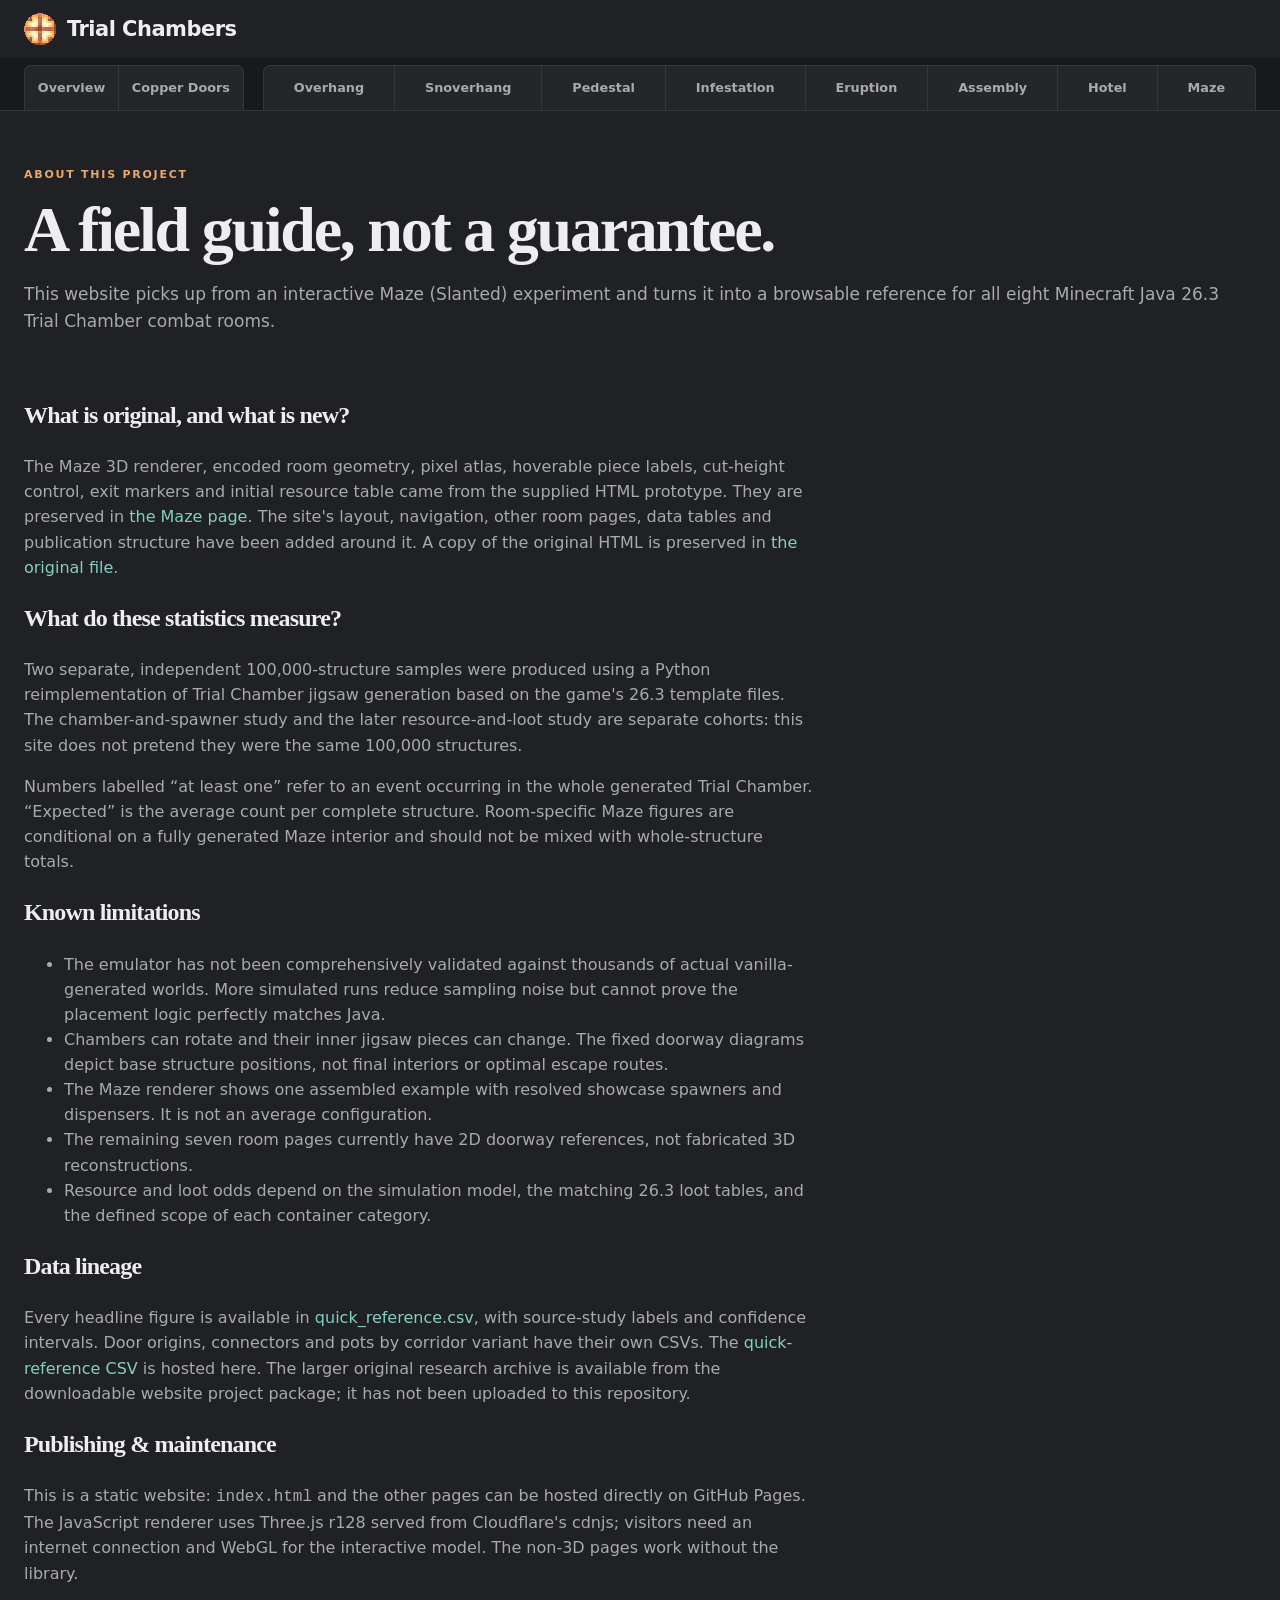
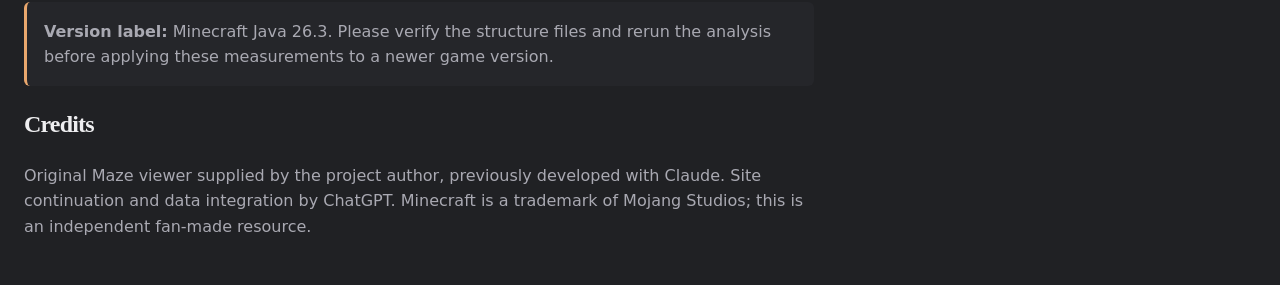
<file: about.html>
<!doctype html><html lang="en" data-theme="dark" data-theme-lock="dark"><head><meta charset="utf-8"><meta name="viewport" content="width=device-width,initial-scale=1,viewport-fit=cover"><meta name="description" content="Minecraft Java 26.3 Trial Chambers field atlas: chamber renders, entrances, structure generation statistics, and loot probabilities."><meta name="theme-color" content="#10191b"><title>About &amp; methodology · Trial Chambers</title><link rel="icon" href="assets/copper-bulb-lit.png?v=1" type="image/png"><link rel="stylesheet" href="assets/css/site.css?v=tabs-1"></head><body><a class="skip" href="#main">Skip to content</a><div class="site-brand-row wrap"><a class="site-brand" href="index.html"><img src="assets/copper-bulb-lit.png" width="32" height="32" alt=""><span>Trial Chambers</span></a></div><nav class="site-tabbar" aria-label="Main navigation"><div class="wrap site-tabbar-inner"><div class="site-tab-group"><a class="site-tab" href="index.html">Overview</a><a class="site-tab" href="generation.html">Copper Doors</a></div><div class="site-tab-group site-chamber-tabs"><a class="site-tab" href="rooms/chamber_1.html">Overhang</a><a class="site-tab" href="rooms/chamber_2.html">Snoverhang</a><a class="site-tab" href="rooms/pedestal.html">Pedestal</a><a class="site-tab" href="rooms/chamber_4.html">Infestation</a><a class="site-tab" href="rooms/eruption.html">Eruption</a><a class="site-tab" href="rooms/assembly.html">Assembly</a><a class="site-tab" href="rooms/chamber_8.html">Hotel</a><a class="site-tab" href="rooms/maze.html">Maze</a></div></div></nav><main id="main"><section class="wrap page-intro"><div class="eyebrow">About this project</div><h1>A field guide, not a guarantee.</h1><p>This website picks up from an interactive Maze (Slanted) experiment and turns it into a browsable reference for all eight Minecraft Java 26.3 Trial Chamber combat rooms.</p></section><section class="wrap"><div class="editorial"><h2>What is original, and what is new?</h2><p>The Maze 3D renderer, encoded room geometry, pixel atlas, hoverable piece labels, cut-height control, exit markers and initial resource table came from the supplied HTML prototype. They are preserved in <a href="rooms/maze.html">the Maze page</a>. The site's layout, navigation, other room pages, data tables and publication structure have been added around it. A copy of the original HTML is preserved in <a href="original/Maze_Slanted_original.html">the original file</a>.</p><h2>What do these statistics measure?</h2><p>Two separate, independent 100,000-structure samples were produced using a Python reimplementation of Trial Chamber jigsaw generation based on the game's 26.3 template files. The chamber-and-spawner study and the later resource-and-loot study are separate cohorts: this site does not pretend they were the same 100,000 structures.</p><p>Numbers labelled “at least one” refer to an event occurring in the whole generated Trial Chamber. “Expected” is the average count per complete structure. Room-specific Maze figures are conditional on a fully generated Maze interior and should not be mixed with whole-structure totals.</p><h2>Known limitations</h2><ul><li>The emulator has not been comprehensively validated against thousands of actual vanilla-generated worlds. More simulated runs reduce sampling noise but cannot prove the placement logic perfectly matches Java.</li><li>Chambers can rotate and their inner jigsaw pieces can change. The fixed doorway diagrams depict base structure positions, not final interiors or optimal escape routes.</li><li>The Maze renderer shows one assembled example with resolved showcase spawners and dispensers. It is not an average configuration.</li><li>The remaining seven room pages currently have 2D doorway references, not fabricated 3D reconstructions.</li><li>Resource and loot odds depend on the simulation model, the matching 26.3 loot tables, and the defined scope of each container category.</li></ul><h2>Data lineage</h2><p>Every headline figure is available in <a href="assets/data/quick_reference.csv">quick_reference.csv</a>, with source-study labels and confidence intervals. Door origins, connectors and pots by corridor variant have their own CSVs. The <a href="assets/data/quick_reference.csv">quick-reference CSV</a> is hosted here. The larger original research archive is available from the downloadable website project package; it has not been uploaded to this repository.</p><h2>Publishing &amp; maintenance</h2><p>This is a static website: <code>index.html</code> and the other pages can be hosted directly on GitHub Pages. The JavaScript renderer uses Three.js r128 served from Cloudflare's cdnjs; visitors need an internet connection and WebGL for the interactive model. The non-3D pages work without the library.</p><div class="callout"><strong>Version label:</strong> Minecraft Java 26.3. Please verify the structure files and rerun the analysis before applying these measurements to a newer game version.</div><h2>Credits</h2><p>Original Maze viewer supplied by the project author, previously developed with Claude. Site continuation and data integration by ChatGPT. Minecraft is a trademark of Mojang Studios; this is an independent fan-made resource.</p></div></section></main><script src="assets/js/site.js" defer></script></body></html>
</file>
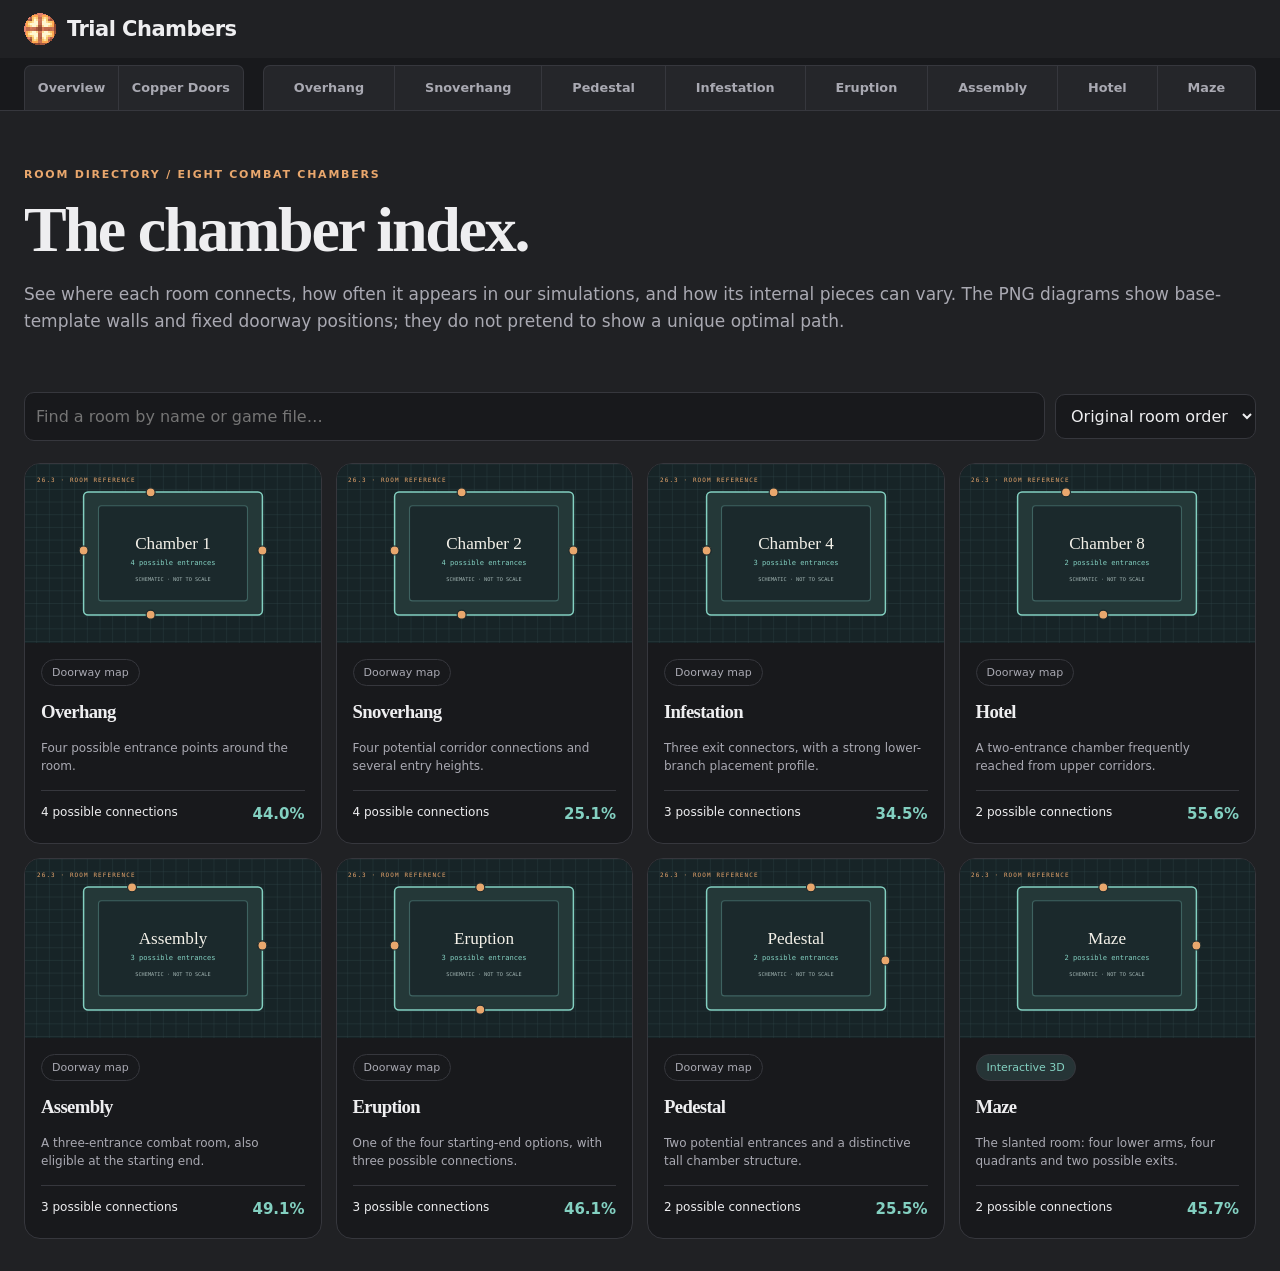
<file: chambers.html>
<!doctype html><html lang="en" data-theme="dark" data-theme-lock="dark"><head><meta charset="utf-8"><meta name="viewport" content="width=device-width,initial-scale=1,viewport-fit=cover"><meta name="description" content="Minecraft Java 26.3 Trial Chambers field atlas: chamber renders, entrances, structure generation statistics, and loot probabilities."><meta name="theme-color" content="#10191b"><title>Chambers · Trial Chambers</title><link rel="icon" href="assets/copper-bulb-lit.png?v=1" type="image/png"><link rel="stylesheet" href="assets/css/site.css?v=tabs-1"></head><body><a class="skip" href="#main">Skip to content</a><div class="site-brand-row wrap"><a class="site-brand" href="index.html"><img src="assets/copper-bulb-lit.png" width="32" height="32" alt=""><span>Trial Chambers</span></a></div><nav class="site-tabbar" aria-label="Main navigation"><div class="wrap site-tabbar-inner"><div class="site-tab-group"><a class="site-tab" href="index.html">Overview</a><a class="site-tab" href="generation.html">Copper Doors</a></div><div class="site-tab-group site-chamber-tabs"><a class="site-tab" href="rooms/chamber_1.html">Overhang</a><a class="site-tab" href="rooms/chamber_2.html">Snoverhang</a><a class="site-tab" href="rooms/pedestal.html">Pedestal</a><a class="site-tab" href="rooms/chamber_4.html">Infestation</a><a class="site-tab" href="rooms/eruption.html">Eruption</a><a class="site-tab" href="rooms/assembly.html">Assembly</a><a class="site-tab" href="rooms/chamber_8.html">Hotel</a><a class="site-tab" href="rooms/maze.html">Maze</a></div></div></nav><main id="main"><section class="wrap page-intro"><div class="eyebrow">Room directory / Eight combat chambers</div><h1>The chamber index.</h1><p>See where each room connects, how often it appears in our simulations, and how its internal pieces can vary. The PNG diagrams show base-template walls and fixed doorway positions; they do not pretend to show a unique optimal path.</p></section><section class="wrap"><div class="searchrow"><input type="search" id="room-search" placeholder="Find a room by name or game file…" aria-label="Search chambers"><select id="room-sort" aria-label="Sort chambers"><option value="default">Original room order</option><option value="chance-desc">Most common first</option><option value="chance-asc">Rarest first</option><option value="doors-desc">Most doors first</option></select></div><div class="roomgrid" id="room-grid"><a class="roomcard" href="rooms/chamber_1.html"><img src="assets/img/rooms/chamber_1.svg" alt="Overhang base structure and doorway reference" loading="lazy"><div class="rbody"><div class="tagrow"><span class="tag ">Doorway map</span></div><h3 style="margin-top:11px">Overhang</h3><p>Four possible entrance points around the room.</p><div class="rfooter"><span>4 possible connections</span><strong>44.0%</strong></div></div></a><a class="roomcard" href="rooms/chamber_2.html"><img src="assets/img/rooms/chamber_2.svg" alt="Snoverhang base structure and doorway reference" loading="lazy"><div class="rbody"><div class="tagrow"><span class="tag ">Doorway map</span></div><h3 style="margin-top:11px">Snoverhang</h3><p>Four potential corridor connections and several entry heights.</p><div class="rfooter"><span>4 possible connections</span><strong>25.1%</strong></div></div></a><a class="roomcard" href="rooms/chamber_4.html"><img src="assets/img/rooms/chamber_4.svg" alt="Infestation base structure and doorway reference" loading="lazy"><div class="rbody"><div class="tagrow"><span class="tag ">Doorway map</span></div><h3 style="margin-top:11px">Infestation</h3><p>Three exit connectors, with a strong lower-branch placement profile.</p><div class="rfooter"><span>3 possible connections</span><strong>34.5%</strong></div></div></a><a class="roomcard" href="rooms/chamber_8.html"><img src="assets/img/rooms/chamber_8.svg" alt="Hotel base structure and doorway reference" loading="lazy"><div class="rbody"><div class="tagrow"><span class="tag ">Doorway map</span></div><h3 style="margin-top:11px">Hotel</h3><p>A two-entrance chamber frequently reached from upper corridors.</p><div class="rfooter"><span>2 possible connections</span><strong>55.6%</strong></div></div></a><a class="roomcard" href="rooms/assembly.html"><img src="assets/img/rooms/assembly.svg" alt="Assembly base structure and doorway reference" loading="lazy"><div class="rbody"><div class="tagrow"><span class="tag ">Doorway map</span></div><h3 style="margin-top:11px">Assembly</h3><p>A three-entrance combat room, also eligible at the starting end.</p><div class="rfooter"><span>3 possible connections</span><strong>49.1%</strong></div></div></a><a class="roomcard" href="rooms/eruption.html"><img src="assets/img/rooms/eruption.svg" alt="Eruption base structure and doorway reference" loading="lazy"><div class="rbody"><div class="tagrow"><span class="tag ">Doorway map</span></div><h3 style="margin-top:11px">Eruption</h3><p>One of the four starting-end options, with three possible connections.</p><div class="rfooter"><span>3 possible connections</span><strong>46.1%</strong></div></div></a><a class="roomcard" href="rooms/pedestal.html"><img src="assets/img/rooms/pedestal.svg" alt="Pedestal base structure and doorway reference" loading="lazy"><div class="rbody"><div class="tagrow"><span class="tag ">Doorway map</span></div><h3 style="margin-top:11px">Pedestal</h3><p>Two potential entrances and a distinctive tall chamber structure.</p><div class="rfooter"><span>2 possible connections</span><strong>25.5%</strong></div></div></a><a class="roomcard" href="rooms/maze.html"><img src="assets/img/rooms/slanted.svg" alt="Maze base structure and doorway reference" loading="lazy"><div class="rbody"><div class="tagrow"><span class="tag teal">Interactive 3D</span></div><h3 style="margin-top:11px">Maze</h3><p>The slanted room: four lower arms, four quadrants and two possible exits.</p><div class="rfooter"><span>2 possible connections</span><strong>45.7%</strong></div></div></a></div><div class="empty hide" id="room-empty">No chambers match that search.</div></section></main><script src="assets/js/site.js" defer></script></body></html>
</file>
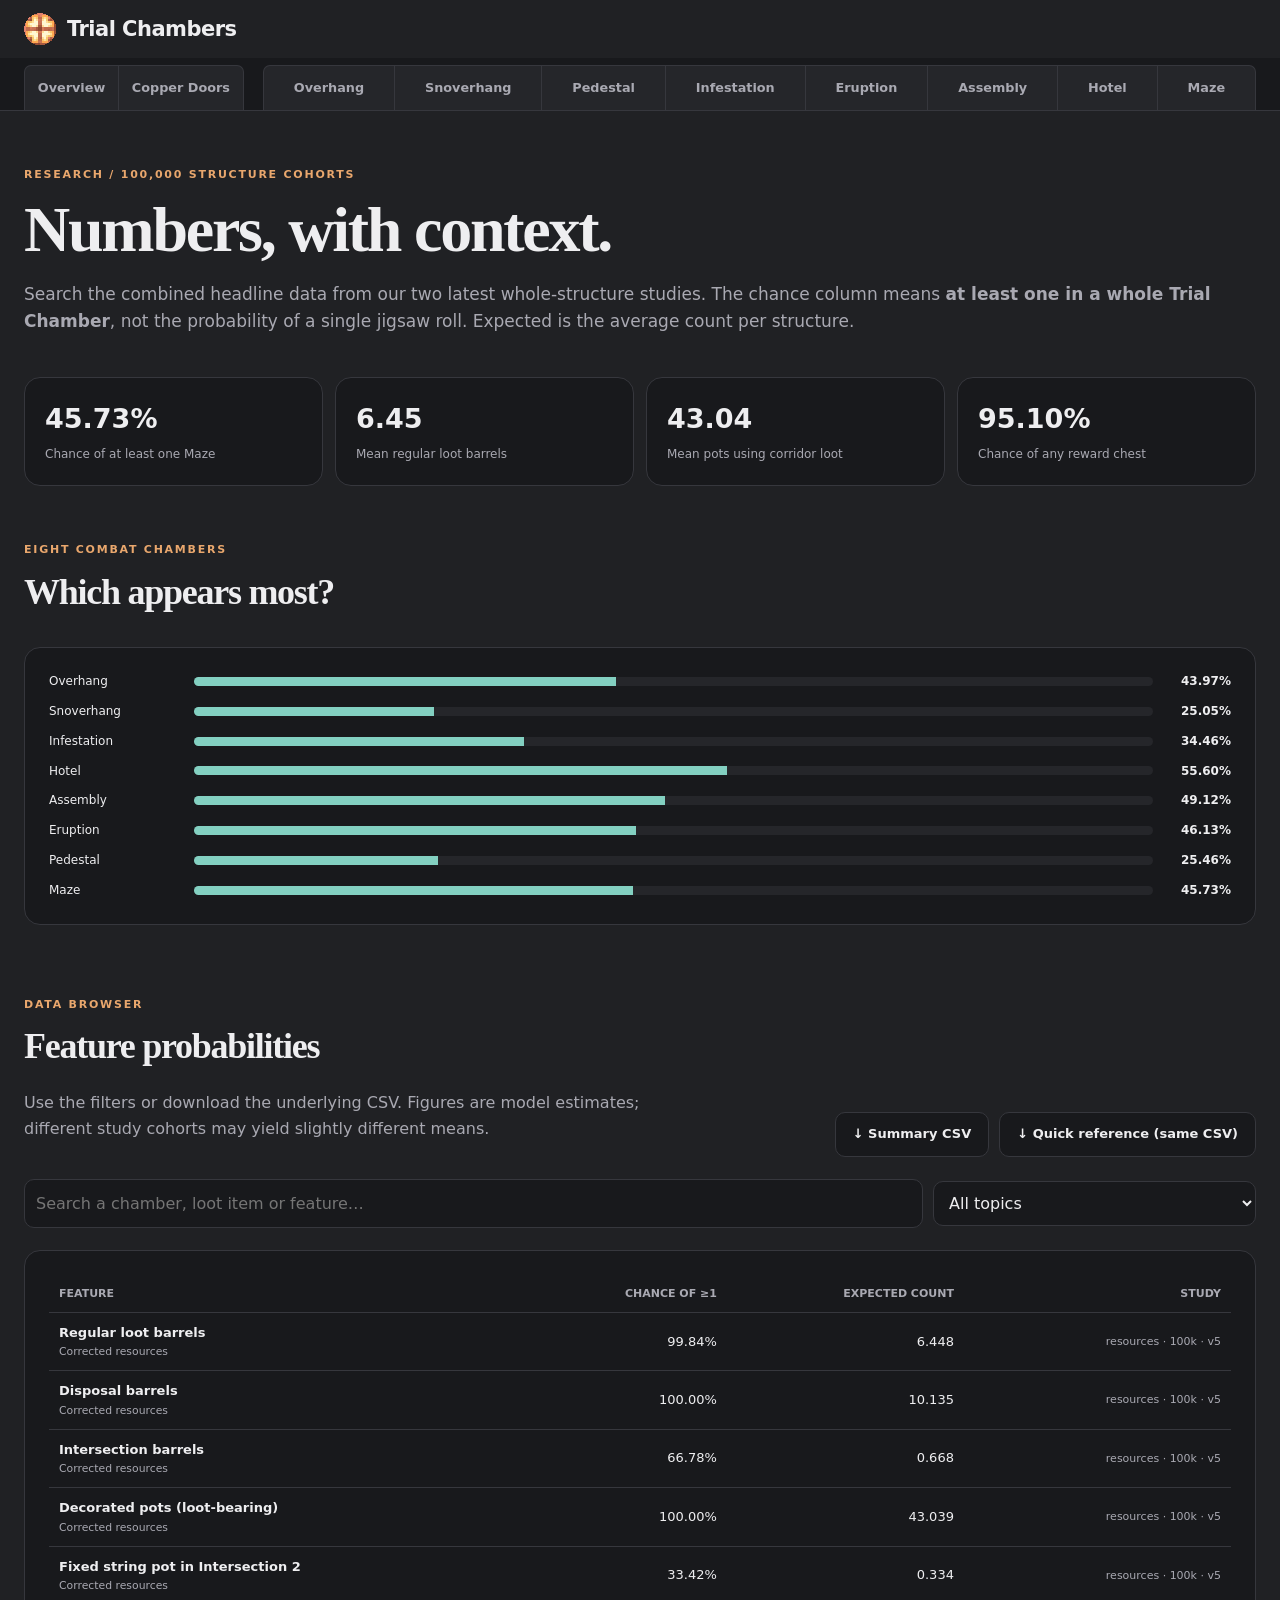
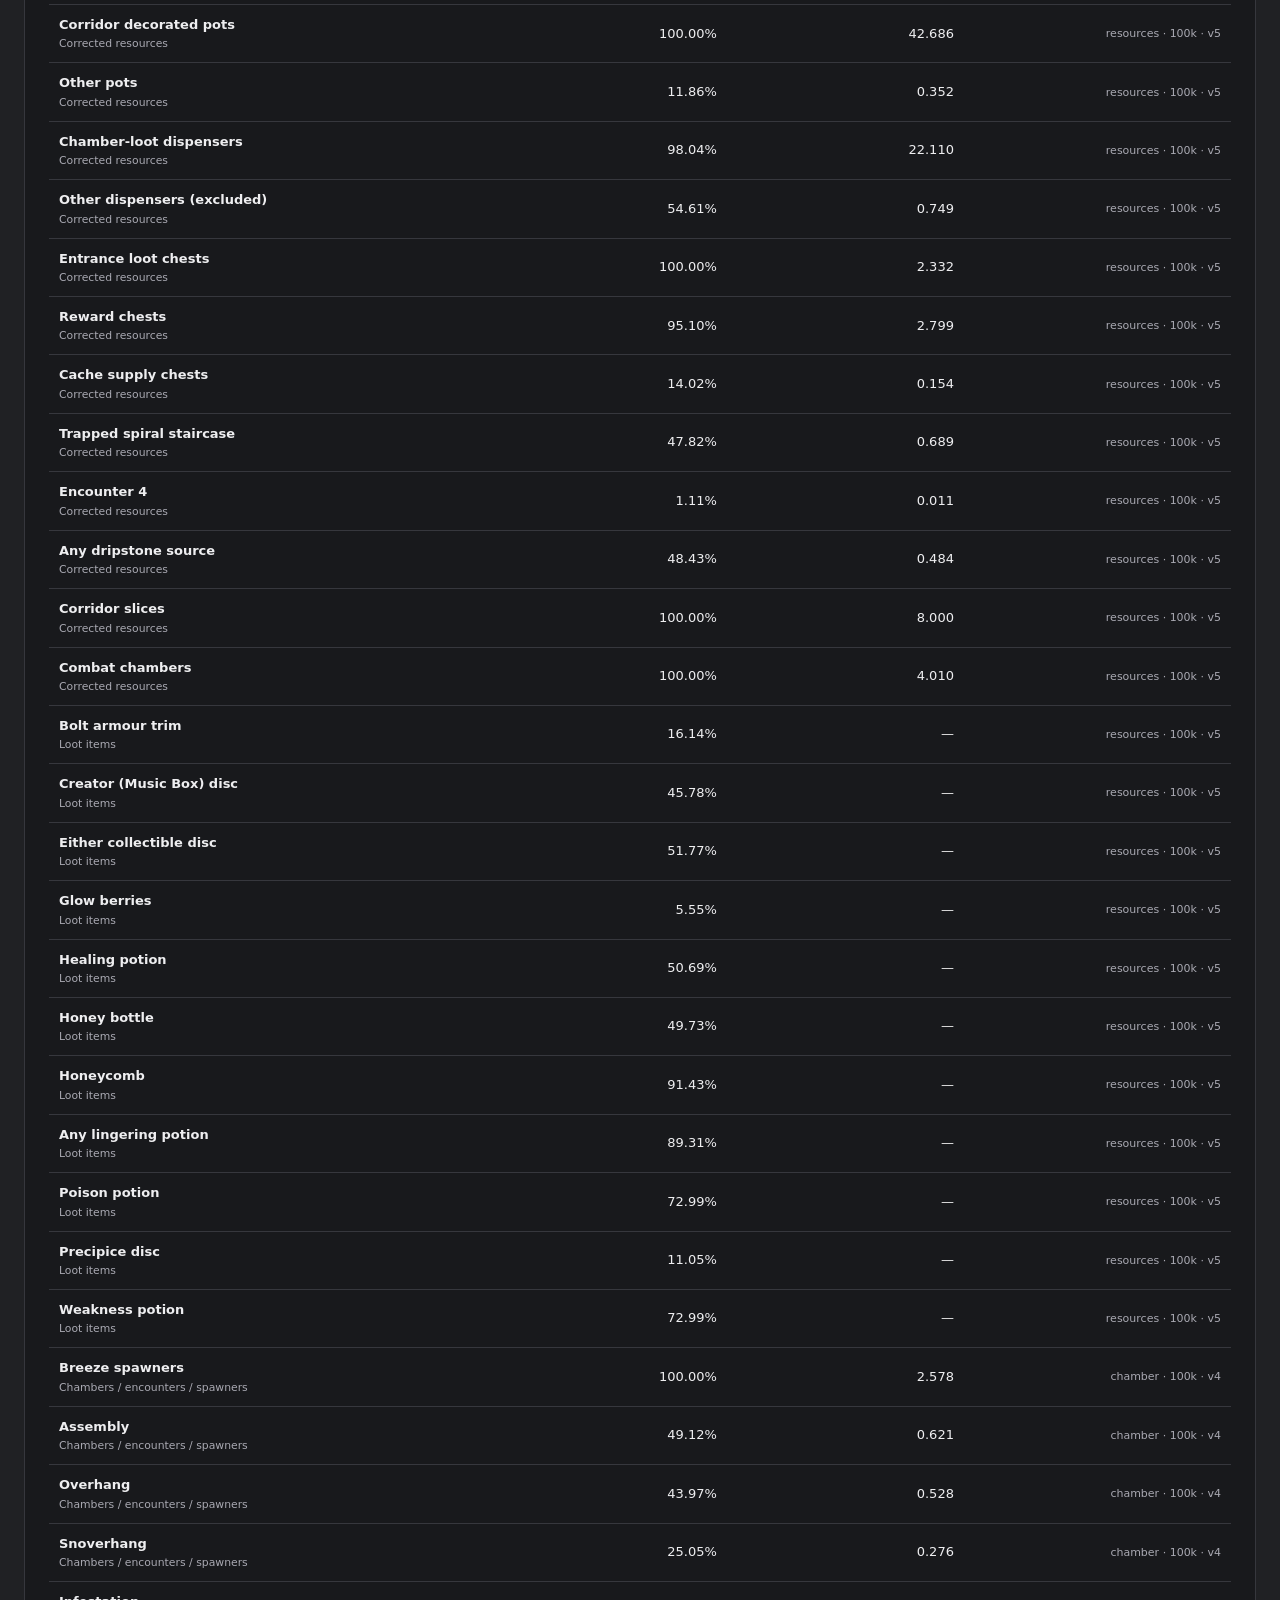
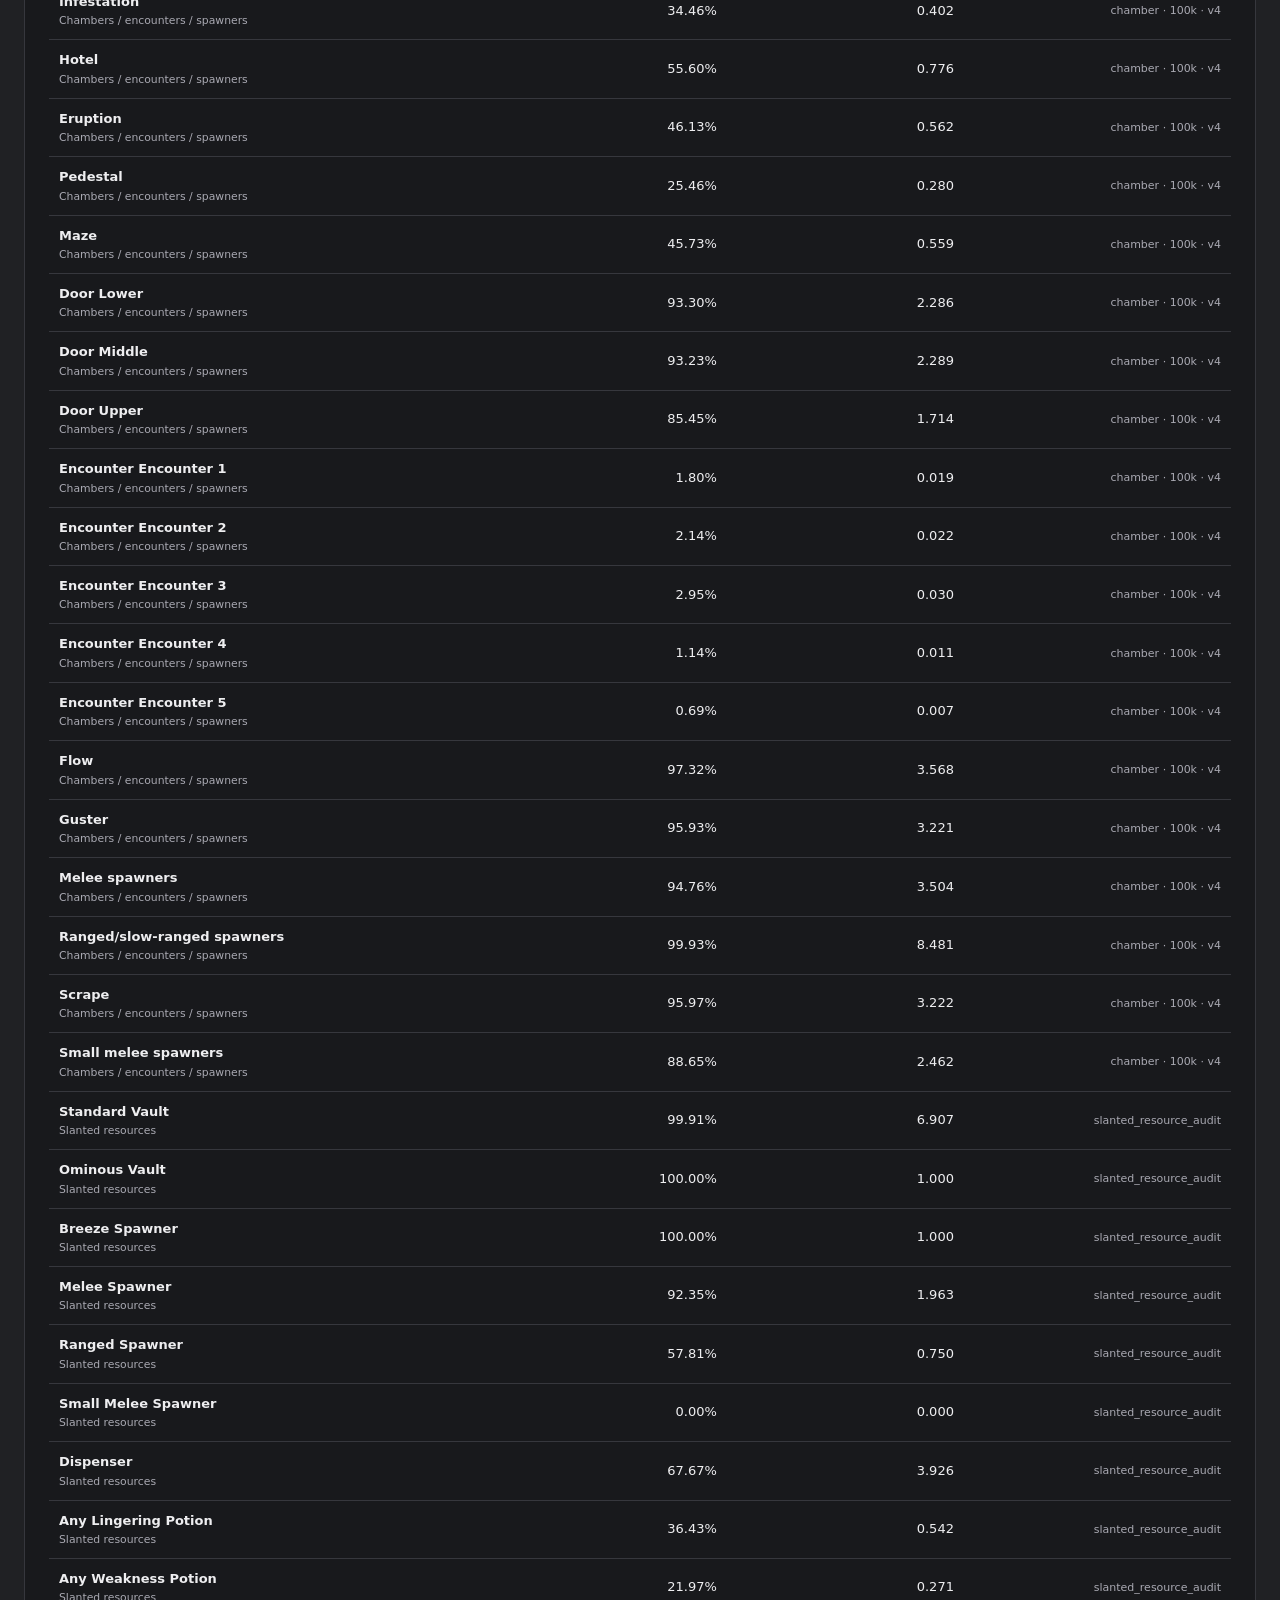
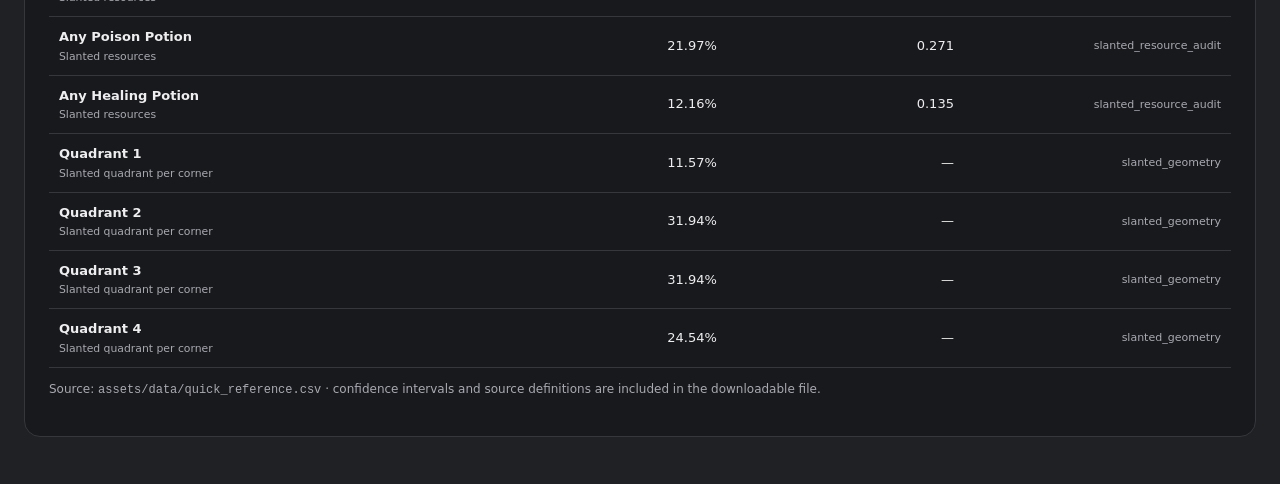
<file: statistics.html>
<!doctype html><html lang="en" data-theme="dark" data-theme-lock="dark"><head><meta charset="utf-8"><meta name="viewport" content="width=device-width,initial-scale=1,viewport-fit=cover"><meta name="description" content="Minecraft Java 26.3 Trial Chambers field atlas: chamber renders, entrances, structure generation statistics, and loot probabilities."><meta name="theme-color" content="#10191b"><title>Statistics · Trial Chambers</title><link rel="icon" href="assets/copper-bulb-lit.png?v=1" type="image/png"><link rel="stylesheet" href="assets/css/site.css?v=tabs-1"></head><body><a class="skip" href="#main">Skip to content</a><div class="site-brand-row wrap"><a class="site-brand" href="index.html"><img src="assets/copper-bulb-lit.png" width="32" height="32" alt=""><span>Trial Chambers</span></a></div><nav class="site-tabbar" aria-label="Main navigation"><div class="wrap site-tabbar-inner"><div class="site-tab-group"><a class="site-tab" href="index.html">Overview</a><a class="site-tab" href="generation.html">Copper Doors</a></div><div class="site-tab-group site-chamber-tabs"><a class="site-tab" href="rooms/chamber_1.html">Overhang</a><a class="site-tab" href="rooms/chamber_2.html">Snoverhang</a><a class="site-tab" href="rooms/pedestal.html">Pedestal</a><a class="site-tab" href="rooms/chamber_4.html">Infestation</a><a class="site-tab" href="rooms/eruption.html">Eruption</a><a class="site-tab" href="rooms/assembly.html">Assembly</a><a class="site-tab" href="rooms/chamber_8.html">Hotel</a><a class="site-tab" href="rooms/maze.html">Maze</a></div></div></nav><main id="main"><section class="wrap page-intro"><div class="eyebrow">Research / 100,000 structure cohorts</div><h1>Numbers, with context.</h1><p>Search the combined headline data from our two latest whole-structure studies. The chance column means <strong>at least one in a whole Trial Chamber</strong>, not the probability of a single jigsaw roll. Expected is the average count per structure.</p></section><section class="wrap metricstrip"><div class="metric"><span class="number">45.73%</span><span class="caption">Chance of at least one Maze</span></div><div class="metric"><span class="number">6.45</span><span class="caption">Mean regular loot barrels</span></div><div class="metric"><span class="number">43.04</span><span class="caption">Mean pots using corridor loot</span></div><div class="metric"><span class="number">95.10%</span><span class="caption">Chance of any reward chest</span></div></section><section class="wrap section"><div class="sectionhead"><div><div class="eyebrow">Eight combat chambers</div><h2>Which appears most?</h2></div></div><div class="panel"><div class="chartlist"><div class="chartitem"><span>Overhang</span><div class="barfill"><span style="width:43.9670%"></span></div><strong>43.97%</strong></div><div class="chartitem"><span>Snoverhang</span><div class="barfill"><span style="width:25.0530%"></span></div><strong>25.05%</strong></div><div class="chartitem"><span>Infestation</span><div class="barfill"><span style="width:34.4570%"></span></div><strong>34.46%</strong></div><div class="chartitem"><span>Hotel</span><div class="barfill"><span style="width:55.6020%"></span></div><strong>55.60%</strong></div><div class="chartitem"><span>Assembly</span><div class="barfill"><span style="width:49.1190%"></span></div><strong>49.12%</strong></div><div class="chartitem"><span>Eruption</span><div class="barfill"><span style="width:46.1310%"></span></div><strong>46.13%</strong></div><div class="chartitem"><span>Pedestal</span><div class="barfill"><span style="width:25.4570%"></span></div><strong>25.46%</strong></div><div class="chartitem"><span>Maze</span><div class="barfill"><span style="width:45.7350%"></span></div><strong>45.73%</strong></div></div></div></section><section class="wrap section"><div class="sectionhead"><div><div class="eyebrow">Data browser</div><h2>Feature probabilities</h2><p>Use the filters or download the underlying CSV. Figures are model estimates; different study cohorts may yield slightly different means.</p></div><div class="btnrow" style="margin:0"><a href="assets/data/quick_reference.csv" download class="btn">↓ Summary CSV</a><a href="assets/data/quick_reference.csv" class="btn ghost" download>↓ Quick reference (same CSV)</a></div></div><div class="searchrow"><input id="stat-search" type="search" placeholder="Search a chamber, loot item or feature…" aria-label="Search statistics"><select id="stat-topic" aria-label="Filter type"><option value="all">All topics</option><option value="Chambers / encounters / spawners">Chambers / encounters / spawners</option><option value="Corrected resources">Corrected resources</option><option value="Loot items">Loot items</option><option value="Slanted quadrant per corner">Slanted quadrant per corner</option><option value="Slanted resources">Slanted resources</option></select></div><div class="panel"><div class="table-wrap"><table><thead><tr><th>Feature</th><th class="num">Chance of ≥1</th><th class="num">Expected count</th><th class="num">Study</th></tr></thead><tbody id="stat-rows"><tr data-topic="Corrected resources" data-search="regular loot barrels corrected resources barrel_loot"><td><strong>Regular loot barrels</strong><small style="display:block;color:var(--muted)">Corrected resources</small></td><td class="num">99.84%</td><td class="num">6.448</td><td class="num" style="font-size:11px;color:var(--muted)">resources · 100k · v5</td></tr><tr data-topic="Corrected resources" data-search="disposal barrels corrected resources barrel_disposal"><td><strong>Disposal barrels</strong><small style="display:block;color:var(--muted)">Corrected resources</small></td><td class="num">100.00%</td><td class="num">10.135</td><td class="num" style="font-size:11px;color:var(--muted)">resources · 100k · v5</td></tr><tr data-topic="Corrected resources" data-search="intersection barrels corrected resources barrel_intersection"><td><strong>Intersection barrels</strong><small style="display:block;color:var(--muted)">Corrected resources</small></td><td class="num">66.78%</td><td class="num">0.668</td><td class="num" style="font-size:11px;color:var(--muted)">resources · 100k · v5</td></tr><tr data-topic="Corrected resources" data-search="decorated pots (loot-bearing) corrected resources pot_loot"><td><strong>Decorated pots (loot-bearing)</strong><small style="display:block;color:var(--muted)">Corrected resources</small></td><td class="num">100.00%</td><td class="num">43.039</td><td class="num" style="font-size:11px;color:var(--muted)">resources · 100k · v5</td></tr><tr data-topic="Corrected resources" data-search="fixed string pot in intersection 2 corrected resources pot_fixed"><td><strong>Fixed string pot in Intersection 2</strong><small style="display:block;color:var(--muted)">Corrected resources</small></td><td class="num">33.42%</td><td class="num">0.334</td><td class="num" style="font-size:11px;color:var(--muted)">resources · 100k · v5</td></tr><tr data-topic="Corrected resources" data-search="corridor decorated pots corrected resources pot_corridor"><td><strong>Corridor decorated pots</strong><small style="display:block;color:var(--muted)">Corrected resources</small></td><td class="num">100.00%</td><td class="num">42.686</td><td class="num" style="font-size:11px;color:var(--muted)">resources · 100k · v5</td></tr><tr data-topic="Corrected resources" data-search="other pots corrected resources pot_other"><td><strong>Other pots</strong><small style="display:block;color:var(--muted)">Corrected resources</small></td><td class="num">11.86%</td><td class="num">0.352</td><td class="num" style="font-size:11px;color:var(--muted)">resources · 100k · v5</td></tr><tr data-topic="Corrected resources" data-search="chamber-loot dispensers corrected resources disp_chamber"><td><strong>Chamber-loot dispensers</strong><small style="display:block;color:var(--muted)">Corrected resources</small></td><td class="num">98.04%</td><td class="num">22.110</td><td class="num" style="font-size:11px;color:var(--muted)">resources · 100k · v5</td></tr><tr data-topic="Corrected resources" data-search="other dispensers (excluded) corrected resources disp_excluded"><td><strong>Other dispensers (excluded)</strong><small style="display:block;color:var(--muted)">Corrected resources</small></td><td class="num">54.61%</td><td class="num">0.749</td><td class="num" style="font-size:11px;color:var(--muted)">resources · 100k · v5</td></tr><tr data-topic="Corrected resources" data-search="entrance loot chests corrected resources loot_entrance"><td><strong>Entrance loot chests</strong><small style="display:block;color:var(--muted)">Corrected resources</small></td><td class="num">100.00%</td><td class="num">2.332</td><td class="num" style="font-size:11px;color:var(--muted)">resources · 100k · v5</td></tr><tr data-topic="Corrected resources" data-search="reward chests corrected resources loot_reward"><td><strong>Reward chests</strong><small style="display:block;color:var(--muted)">Corrected resources</small></td><td class="num">95.10%</td><td class="num">2.799</td><td class="num" style="font-size:11px;color:var(--muted)">resources · 100k · v5</td></tr><tr data-topic="Corrected resources" data-search="cache supply chests corrected resources loot_supply"><td><strong>Cache supply chests</strong><small style="display:block;color:var(--muted)">Corrected resources</small></td><td class="num">14.02%</td><td class="num">0.154</td><td class="num" style="font-size:11px;color:var(--muted)">resources · 100k · v5</td></tr><tr data-topic="Corrected resources" data-search="trapped spiral staircase corrected resources trapped_staircase"><td><strong>Trapped spiral staircase</strong><small style="display:block;color:var(--muted)">Corrected resources</small></td><td class="num">47.82%</td><td class="num">0.689</td><td class="num" style="font-size:11px;color:var(--muted)">resources · 100k · v5</td></tr><tr data-topic="Corrected resources" data-search="encounter 4 corrected resources encounter_4"><td><strong>Encounter 4</strong><small style="display:block;color:var(--muted)">Corrected resources</small></td><td class="num">1.11%</td><td class="num">0.011</td><td class="num" style="font-size:11px;color:var(--muted)">resources · 100k · v5</td></tr><tr data-topic="Corrected resources" data-search="any dripstone source corrected resources dripstone"><td><strong>Any dripstone source</strong><small style="display:block;color:var(--muted)">Corrected resources</small></td><td class="num">48.43%</td><td class="num">0.484</td><td class="num" style="font-size:11px;color:var(--muted)">resources · 100k · v5</td></tr><tr data-topic="Corrected resources" data-search="corridor slices corrected resources straight_count"><td><strong>Corridor slices</strong><small style="display:block;color:var(--muted)">Corrected resources</small></td><td class="num">100.00%</td><td class="num">8.000</td><td class="num" style="font-size:11px;color:var(--muted)">resources · 100k · v5</td></tr><tr data-topic="Corrected resources" data-search="combat chambers corrected resources chamber_count"><td><strong>Combat chambers</strong><small style="display:block;color:var(--muted)">Corrected resources</small></td><td class="num">100.00%</td><td class="num">4.010</td><td class="num" style="font-size:11px;color:var(--muted)">resources · 100k · v5</td></tr><tr data-topic="Loot items" data-search="bolt armour trim loot items bolt_trim"><td><strong>Bolt armour trim</strong><small style="display:block;color:var(--muted)">Loot items</small></td><td class="num">16.14%</td><td class="num">—</td><td class="num" style="font-size:11px;color:var(--muted)">resources · 100k · v5</td></tr><tr data-topic="Loot items" data-search="creator (music box) disc loot items creator"><td><strong>Creator (Music Box) disc</strong><small style="display:block;color:var(--muted)">Loot items</small></td><td class="num">45.78%</td><td class="num">—</td><td class="num" style="font-size:11px;color:var(--muted)">resources · 100k · v5</td></tr><tr data-topic="Loot items" data-search="either collectible disc loot items either_disc"><td><strong>Either collectible disc</strong><small style="display:block;color:var(--muted)">Loot items</small></td><td class="num">51.77%</td><td class="num">—</td><td class="num" style="font-size:11px;color:var(--muted)">resources · 100k · v5</td></tr><tr data-topic="Loot items" data-search="glow berries loot items glow_berries"><td><strong>Glow berries</strong><small style="display:block;color:var(--muted)">Loot items</small></td><td class="num">5.55%</td><td class="num">—</td><td class="num" style="font-size:11px;color:var(--muted)">resources · 100k · v5</td></tr><tr data-topic="Loot items" data-search="healing potion loot items healing"><td><strong>Healing potion</strong><small style="display:block;color:var(--muted)">Loot items</small></td><td class="num">50.69%</td><td class="num">—</td><td class="num" style="font-size:11px;color:var(--muted)">resources · 100k · v5</td></tr><tr data-topic="Loot items" data-search="honey bottle loot items honey_bottle"><td><strong>Honey bottle</strong><small style="display:block;color:var(--muted)">Loot items</small></td><td class="num">49.73%</td><td class="num">—</td><td class="num" style="font-size:11px;color:var(--muted)">resources · 100k · v5</td></tr><tr data-topic="Loot items" data-search="honeycomb loot items honeycomb"><td><strong>Honeycomb</strong><small style="display:block;color:var(--muted)">Loot items</small></td><td class="num">91.43%</td><td class="num">—</td><td class="num" style="font-size:11px;color:var(--muted)">resources · 100k · v5</td></tr><tr data-topic="Loot items" data-search="any lingering potion loot items lingering"><td><strong>Any lingering potion</strong><small style="display:block;color:var(--muted)">Loot items</small></td><td class="num">89.31%</td><td class="num">—</td><td class="num" style="font-size:11px;color:var(--muted)">resources · 100k · v5</td></tr><tr data-topic="Loot items" data-search="poison potion loot items poison"><td><strong>Poison potion</strong><small style="display:block;color:var(--muted)">Loot items</small></td><td class="num">72.99%</td><td class="num">—</td><td class="num" style="font-size:11px;color:var(--muted)">resources · 100k · v5</td></tr><tr data-topic="Loot items" data-search="precipice disc loot items precipice"><td><strong>Precipice disc</strong><small style="display:block;color:var(--muted)">Loot items</small></td><td class="num">11.05%</td><td class="num">—</td><td class="num" style="font-size:11px;color:var(--muted)">resources · 100k · v5</td></tr><tr data-topic="Loot items" data-search="weakness potion loot items weakness"><td><strong>Weakness potion</strong><small style="display:block;color:var(--muted)">Loot items</small></td><td class="num">72.99%</td><td class="num">—</td><td class="num" style="font-size:11px;color:var(--muted)">resources · 100k · v5</td></tr><tr data-topic="Chambers / encounters / spawners" data-search="breeze spawners chambers / encounters / spawners breeze"><td><strong>Breeze spawners</strong><small style="display:block;color:var(--muted)">Chambers / encounters / spawners</small></td><td class="num">100.00%</td><td class="num">2.578</td><td class="num" style="font-size:11px;color:var(--muted)">chamber · 100k · v4</td></tr><tr data-topic="Chambers / encounters / spawners" data-search="assembly chambers / encounters / spawners chamber_assembly"><td><strong>Assembly</strong><small style="display:block;color:var(--muted)">Chambers / encounters / spawners</small></td><td class="num">49.12%</td><td class="num">0.621</td><td class="num" style="font-size:11px;color:var(--muted)">chamber · 100k · v4</td></tr><tr data-topic="Chambers / encounters / spawners" data-search="chamber 1 chambers / encounters / spawners chamber_chamber_1"><td><strong>Overhang</strong><small style="display:block;color:var(--muted)">Chambers / encounters / spawners</small></td><td class="num">43.97%</td><td class="num">0.528</td><td class="num" style="font-size:11px;color:var(--muted)">chamber · 100k · v4</td></tr><tr data-topic="Chambers / encounters / spawners" data-search="chamber 2 chambers / encounters / spawners chamber_chamber_2"><td><strong>Snoverhang</strong><small style="display:block;color:var(--muted)">Chambers / encounters / spawners</small></td><td class="num">25.05%</td><td class="num">0.276</td><td class="num" style="font-size:11px;color:var(--muted)">chamber · 100k · v4</td></tr><tr data-topic="Chambers / encounters / spawners" data-search="chamber 4 chambers / encounters / spawners chamber_chamber_4"><td><strong>Infestation</strong><small style="display:block;color:var(--muted)">Chambers / encounters / spawners</small></td><td class="num">34.46%</td><td class="num">0.402</td><td class="num" style="font-size:11px;color:var(--muted)">chamber · 100k · v4</td></tr><tr data-topic="Chambers / encounters / spawners" data-search="chamber 8 chambers / encounters / spawners chamber_chamber_8"><td><strong>Hotel</strong><small style="display:block;color:var(--muted)">Chambers / encounters / spawners</small></td><td class="num">55.60%</td><td class="num">0.776</td><td class="num" style="font-size:11px;color:var(--muted)">chamber · 100k · v4</td></tr><tr data-topic="Chambers / encounters / spawners" data-search="eruption chambers / encounters / spawners chamber_eruption"><td><strong>Eruption</strong><small style="display:block;color:var(--muted)">Chambers / encounters / spawners</small></td><td class="num">46.13%</td><td class="num">0.562</td><td class="num" style="font-size:11px;color:var(--muted)">chamber · 100k · v4</td></tr><tr data-topic="Chambers / encounters / spawners" data-search="pedestal chambers / encounters / spawners chamber_pedestal"><td><strong>Pedestal</strong><small style="display:block;color:var(--muted)">Chambers / encounters / spawners</small></td><td class="num">25.46%</td><td class="num">0.280</td><td class="num" style="font-size:11px;color:var(--muted)">chamber · 100k · v4</td></tr><tr data-topic="Chambers / encounters / spawners" data-search="maze chambers / encounters / spawners chamber_slanted"><td><strong>Maze</strong><small style="display:block;color:var(--muted)">Chambers / encounters / spawners</small></td><td class="num">45.73%</td><td class="num">0.559</td><td class="num" style="font-size:11px;color:var(--muted)">chamber · 100k · v4</td></tr><tr data-topic="Chambers / encounters / spawners" data-search="door lower chambers / encounters / spawners door_lower"><td><strong>Door Lower</strong><small style="display:block;color:var(--muted)">Chambers / encounters / spawners</small></td><td class="num">93.30%</td><td class="num">2.286</td><td class="num" style="font-size:11px;color:var(--muted)">chamber · 100k · v4</td></tr><tr data-topic="Chambers / encounters / spawners" data-search="door middle chambers / encounters / spawners door_middle"><td><strong>Door Middle</strong><small style="display:block;color:var(--muted)">Chambers / encounters / spawners</small></td><td class="num">93.23%</td><td class="num">2.289</td><td class="num" style="font-size:11px;color:var(--muted)">chamber · 100k · v4</td></tr><tr data-topic="Chambers / encounters / spawners" data-search="door upper chambers / encounters / spawners door_upper"><td><strong>Door Upper</strong><small style="display:block;color:var(--muted)">Chambers / encounters / spawners</small></td><td class="num">85.45%</td><td class="num">1.714</td><td class="num" style="font-size:11px;color:var(--muted)">chamber · 100k · v4</td></tr><tr data-topic="Chambers / encounters / spawners" data-search="encounter encounter 1 chambers / encounters / spawners encounter_encounter_1"><td><strong>Encounter Encounter 1</strong><small style="display:block;color:var(--muted)">Chambers / encounters / spawners</small></td><td class="num">1.80%</td><td class="num">0.019</td><td class="num" style="font-size:11px;color:var(--muted)">chamber · 100k · v4</td></tr><tr data-topic="Chambers / encounters / spawners" data-search="encounter encounter 2 chambers / encounters / spawners encounter_encounter_2"><td><strong>Encounter Encounter 2</strong><small style="display:block;color:var(--muted)">Chambers / encounters / spawners</small></td><td class="num">2.14%</td><td class="num">0.022</td><td class="num" style="font-size:11px;color:var(--muted)">chamber · 100k · v4</td></tr><tr data-topic="Chambers / encounters / spawners" data-search="encounter encounter 3 chambers / encounters / spawners encounter_encounter_3"><td><strong>Encounter Encounter 3</strong><small style="display:block;color:var(--muted)">Chambers / encounters / spawners</small></td><td class="num">2.95%</td><td class="num">0.030</td><td class="num" style="font-size:11px;color:var(--muted)">chamber · 100k · v4</td></tr><tr data-topic="Chambers / encounters / spawners" data-search="encounter encounter 4 chambers / encounters / spawners encounter_encounter_4"><td><strong>Encounter Encounter 4</strong><small style="display:block;color:var(--muted)">Chambers / encounters / spawners</small></td><td class="num">1.14%</td><td class="num">0.011</td><td class="num" style="font-size:11px;color:var(--muted)">chamber · 100k · v4</td></tr><tr data-topic="Chambers / encounters / spawners" data-search="encounter encounter 5 chambers / encounters / spawners encounter_encounter_5"><td><strong>Encounter Encounter 5</strong><small style="display:block;color:var(--muted)">Chambers / encounters / spawners</small></td><td class="num">0.69%</td><td class="num">0.007</td><td class="num" style="font-size:11px;color:var(--muted)">chamber · 100k · v4</td></tr><tr data-topic="Chambers / encounters / spawners" data-search="flow chambers / encounters / spawners flow"><td><strong>Flow</strong><small style="display:block;color:var(--muted)">Chambers / encounters / spawners</small></td><td class="num">97.32%</td><td class="num">3.568</td><td class="num" style="font-size:11px;color:var(--muted)">chamber · 100k · v4</td></tr><tr data-topic="Chambers / encounters / spawners" data-search="guster chambers / encounters / spawners guster"><td><strong>Guster</strong><small style="display:block;color:var(--muted)">Chambers / encounters / spawners</small></td><td class="num">95.93%</td><td class="num">3.221</td><td class="num" style="font-size:11px;color:var(--muted)">chamber · 100k · v4</td></tr><tr data-topic="Chambers / encounters / spawners" data-search="melee spawners chambers / encounters / spawners melee"><td><strong>Melee spawners</strong><small style="display:block;color:var(--muted)">Chambers / encounters / spawners</small></td><td class="num">94.76%</td><td class="num">3.504</td><td class="num" style="font-size:11px;color:var(--muted)">chamber · 100k · v4</td></tr><tr data-topic="Chambers / encounters / spawners" data-search="ranged/slow-ranged spawners chambers / encounters / spawners ranged"><td><strong>Ranged/slow-ranged spawners</strong><small style="display:block;color:var(--muted)">Chambers / encounters / spawners</small></td><td class="num">99.93%</td><td class="num">8.481</td><td class="num" style="font-size:11px;color:var(--muted)">chamber · 100k · v4</td></tr><tr data-topic="Chambers / encounters / spawners" data-search="scrape chambers / encounters / spawners scrape"><td><strong>Scrape</strong><small style="display:block;color:var(--muted)">Chambers / encounters / spawners</small></td><td class="num">95.97%</td><td class="num">3.222</td><td class="num" style="font-size:11px;color:var(--muted)">chamber · 100k · v4</td></tr><tr data-topic="Chambers / encounters / spawners" data-search="small melee spawners chambers / encounters / spawners small_melee"><td><strong>Small melee spawners</strong><small style="display:block;color:var(--muted)">Chambers / encounters / spawners</small></td><td class="num">88.65%</td><td class="num">2.462</td><td class="num" style="font-size:11px;color:var(--muted)">chamber · 100k · v4</td></tr><tr data-topic="Slanted resources" data-search="standard vault slanted resources standard vault"><td><strong>Standard Vault</strong><small style="display:block;color:var(--muted)">Slanted resources</small></td><td class="num">99.91%</td><td class="num">6.907</td><td class="num" style="font-size:11px;color:var(--muted)">slanted_resource_audit</td></tr><tr data-topic="Slanted resources" data-search="ominous vault slanted resources ominous vault"><td><strong>Ominous Vault</strong><small style="display:block;color:var(--muted)">Slanted resources</small></td><td class="num">100.00%</td><td class="num">1.000</td><td class="num" style="font-size:11px;color:var(--muted)">slanted_resource_audit</td></tr><tr data-topic="Slanted resources" data-search="breeze spawner slanted resources breeze spawner"><td><strong>Breeze Spawner</strong><small style="display:block;color:var(--muted)">Slanted resources</small></td><td class="num">100.00%</td><td class="num">1.000</td><td class="num" style="font-size:11px;color:var(--muted)">slanted_resource_audit</td></tr><tr data-topic="Slanted resources" data-search="melee spawner slanted resources melee spawner"><td><strong>Melee Spawner</strong><small style="display:block;color:var(--muted)">Slanted resources</small></td><td class="num">92.35%</td><td class="num">1.963</td><td class="num" style="font-size:11px;color:var(--muted)">slanted_resource_audit</td></tr><tr data-topic="Slanted resources" data-search="ranged spawner slanted resources ranged spawner"><td><strong>Ranged Spawner</strong><small style="display:block;color:var(--muted)">Slanted resources</small></td><td class="num">57.81%</td><td class="num">0.750</td><td class="num" style="font-size:11px;color:var(--muted)">slanted_resource_audit</td></tr><tr data-topic="Slanted resources" data-search="small melee spawner slanted resources small melee spawner"><td><strong>Small Melee Spawner</strong><small style="display:block;color:var(--muted)">Slanted resources</small></td><td class="num">0.00%</td><td class="num">0.000</td><td class="num" style="font-size:11px;color:var(--muted)">slanted_resource_audit</td></tr><tr data-topic="Slanted resources" data-search="dispenser slanted resources dispenser"><td><strong>Dispenser</strong><small style="display:block;color:var(--muted)">Slanted resources</small></td><td class="num">67.67%</td><td class="num">3.926</td><td class="num" style="font-size:11px;color:var(--muted)">slanted_resource_audit</td></tr><tr data-topic="Slanted resources" data-search="any lingering potion slanted resources any lingering potion"><td><strong>Any Lingering Potion</strong><small style="display:block;color:var(--muted)">Slanted resources</small></td><td class="num">36.43%</td><td class="num">0.542</td><td class="num" style="font-size:11px;color:var(--muted)">slanted_resource_audit</td></tr><tr data-topic="Slanted resources" data-search="any weakness potion slanted resources any weakness potion"><td><strong>Any Weakness Potion</strong><small style="display:block;color:var(--muted)">Slanted resources</small></td><td class="num">21.97%</td><td class="num">0.271</td><td class="num" style="font-size:11px;color:var(--muted)">slanted_resource_audit</td></tr><tr data-topic="Slanted resources" data-search="any poison potion slanted resources any poison potion"><td><strong>Any Poison Potion</strong><small style="display:block;color:var(--muted)">Slanted resources</small></td><td class="num">21.97%</td><td class="num">0.271</td><td class="num" style="font-size:11px;color:var(--muted)">slanted_resource_audit</td></tr><tr data-topic="Slanted resources" data-search="any healing potion slanted resources any healing potion"><td><strong>Any Healing Potion</strong><small style="display:block;color:var(--muted)">Slanted resources</small></td><td class="num">12.16%</td><td class="num">0.135</td><td class="num" style="font-size:11px;color:var(--muted)">slanted_resource_audit</td></tr><tr data-topic="Slanted quadrant per corner" data-search="quadrant 1 slanted quadrant per corner quadrant_1"><td><strong>Quadrant 1</strong><small style="display:block;color:var(--muted)">Slanted quadrant per corner</small></td><td class="num">11.57%</td><td class="num">—</td><td class="num" style="font-size:11px;color:var(--muted)">slanted_geometry</td></tr><tr data-topic="Slanted quadrant per corner" data-search="quadrant 2 slanted quadrant per corner quadrant_2"><td><strong>Quadrant 2</strong><small style="display:block;color:var(--muted)">Slanted quadrant per corner</small></td><td class="num">31.94%</td><td class="num">—</td><td class="num" style="font-size:11px;color:var(--muted)">slanted_geometry</td></tr><tr data-topic="Slanted quadrant per corner" data-search="quadrant 3 slanted quadrant per corner quadrant_3"><td><strong>Quadrant 3</strong><small style="display:block;color:var(--muted)">Slanted quadrant per corner</small></td><td class="num">31.94%</td><td class="num">—</td><td class="num" style="font-size:11px;color:var(--muted)">slanted_geometry</td></tr><tr data-topic="Slanted quadrant per corner" data-search="quadrant 4 slanted quadrant per corner quadrant_4"><td><strong>Quadrant 4</strong><small style="display:block;color:var(--muted)">Slanted quadrant per corner</small></td><td class="num">24.54%</td><td class="num">—</td><td class="num" style="font-size:11px;color:var(--muted)">slanted_geometry</td></tr></tbody></table></div><p class="empty hide" id="stat-empty">No matching statistics.</p><p class="sources">Source: <code>assets/data/quick_reference.csv</code> · confidence intervals and source definitions are included in the downloadable file.</p></div></section></main><script src="assets/js/site.js" defer></script></body></html>
</file>
<file: assets/css/site.css>
:root{--bg:#10191b;--panel:#172427;--panel2:#1d2d30;--ink:#f4f1e9;--muted:#a3b6b4;--line:#31484a;--teal:#83d0c1;--copper:#e9a76d;--tealsoft:#25403f;--radius:16px;--wide:1200px;color-scheme:dark}:root[data-theme=light]{--bg:#f5f1e9;--panel:#fffdfa;--panel2:#ede9df;--ink:#202e30;--muted:#506769;--line:#d9dcd4;--teal:#176d60;--copper:#915329;--tealsoft:#d9ebe6;color-scheme:light}*,*:before,*:after{box-sizing:border-box}html{scroll-behavior:smooth}body{margin:0;background:var(--bg);color:var(--ink);font:16px/1.57 system-ui,"Segoe UI",sans-serif}body:before{content:"";position:fixed;inset:0;pointer-events:none;opacity:.18;background:linear-gradient(30deg,transparent 47%,var(--line) 48%,transparent 49%),linear-gradient(-30deg,transparent 47%,var(--line) 48%,transparent 49%);background-size:78px 78px;z-index:-1}a{color:var(--teal);text-decoration:none}a:hover{text-decoration:underline}img{max-width:100%}button,input,select{font:inherit}button{cursor:pointer}.wrap{width:min(calc(100% - 36px),var(--wide));margin:auto}.skip{position:absolute;top:-100px;left:0;padding:10px;background:var(--teal);color:var(--bg)}.skip:focus{top:0}.topbar{position:sticky;top:0;z-index:10;background:var(--bg);border-bottom:1px solid var(--line)}.topbar .wrap{display:flex;align-items:center;justify-content:space-between;min-height:76px;gap:20px}.brand{display:flex;gap:11px;align-items:center;font-weight:800;letter-spacing:-.03em;color:var(--ink)}.brand small{display:block;font-size:10px;letter-spacing:.14em;color:var(--copper)}.brand-mark{display:grid;place-items:center;border:1px solid var(--teal);color:var(--teal);width:37px;height:37px;border-radius:9px;font-size:22px}.nav{display:flex;gap:4px;align-items:center}.nav a,.theme-btn{color:var(--muted);font-size:13px;font-weight:700;padding:9px 12px;border-radius:9px}.nav a[aria-current],.nav a:hover{background:var(--tealsoft);color:var(--teal);text-decoration:none}.theme-btn{background:transparent;border:1px solid var(--line)}.eyebrow{color:var(--copper);font-size:11px;letter-spacing:.16em;font-weight:800;text-transform:uppercase}h1,h2,h3{font-family:Georgia,serif;font-weight:600;letter-spacing:-.035em}h1{line-height:1.08}.hero{padding:74px 0 58px;display:grid;grid-template-columns:1.15fr .85fr;gap:45px;align-items:center}.hero h1{font-size:clamp(3rem,6vw,6rem);margin:16px 0}.hero em{font-style:normal;color:var(--teal)}.hero p,.page-intro p{font-size:17px;color:var(--muted)}.hero-art{min-height:335px;position:relative;border:1px solid var(--line);border-radius:20px;background:linear-gradient(145deg,var(--panel),var(--bg));overflow:hidden}.gridart{position:absolute;inset:20px;background-image:linear-gradient(90deg,var(--line) 1px,transparent 1px),linear-gradient(var(--line) 1px,transparent 1px);background-size:29px 29px;opacity:.65}.art-shape{position:absolute;background:var(--tealsoft);border:2px solid var(--teal)}.art-shape.a{top:29%;left:29%;width:32%;height:44%}.art-shape.b{top:18%;left:39%;width:12%;height:65%;border-color:var(--copper)}.art-shape.c{top:44%;left:12%;width:76%;height:13%;border-color:var(--copper)}.art-label{position:absolute;color:var(--teal);font:700 11px monospace}.art-label.l1{top:15%;left:7%}.art-label.l2{right:8%;bottom:11%;color:var(--copper)}.art-node{position:absolute;top:43%;left:46%;width:18px;height:18px;background:var(--copper);transform:rotate(45deg)}.btnrow,.tagrow,.searchrow{display:flex;flex-wrap:wrap;gap:10px;align-items:center}.btnrow{margin-top:25px}.btn{padding:11px 17px;border:1px solid var(--line);background:var(--panel);border-radius:10px;color:var(--ink);font-weight:700;font-size:13px}.btn.primary{background:var(--teal);color:var(--bg)}.metricstrip{display:grid;grid-template-columns:repeat(4,1fr);gap:12px}.metric,.panel,.roomcard{background:var(--panel);border:1px solid var(--line);border-radius:var(--radius)}.metric{padding:20px}.number{display:block;font-size:27px;font-weight:800}.caption,.sources,.footernote{color:var(--muted);font-size:12px}.section{padding:55px 0 16px}.sectionhead{display:flex;align-items:end;justify-content:space-between;gap:22px;margin-bottom:22px}.sectionhead h2{font-size:36px;margin:5px 0}.sectionhead p{color:var(--muted);max-width:620px}.roomgrid{display:grid;grid-template-columns:repeat(4,minmax(0,1fr));gap:14px}.roomcard{overflow:hidden;display:flex;flex-direction:column;color:var(--ink)}.roomcard:hover{border-color:var(--teal);text-decoration:none}.roomcard img{width:100%;aspect-ratio:1.65;object-fit:cover;display:block;background:var(--panel2)}.rbody{padding:16px;flex:1}.rbody h3{margin:0}.rbody p{font-size:12px;color:var(--muted)}.rfooter{border-top:1px solid var(--line);display:flex;justify-content:space-between;padding-top:12px;margin-top:14px;font-size:12px}.rfooter strong{color:var(--teal);font-size:15px}.featuregrid{display:grid;grid-template-columns:1fr 1fr;gap:16px}.panel{padding:24px}.panel p{color:var(--muted)}.panel h3{font-size:23px;margin:0 0 12px}.panel.linkpanel{display:flex;flex-direction:column;justify-content:space-between;min-height:210px}.tag{display:inline-block;border:1px solid var(--line);border-radius:50px;color:var(--muted);font-size:11px;padding:4px 10px}.tag.teal{color:var(--teal);background:var(--tealsoft)}.page-intro{padding:55px 0 25px}.page-intro h1{font-size:clamp(2.5rem,5vw,5rem);margin:12px 0}.breadcrumbs{font-size:12px;color:var(--muted)}.breadcrumbs span:before{content:"›";margin:0 9px;color:var(--copper)}.two-col{display:grid;grid-template-columns:minmax(0,1fr) 340px;gap:20px}.two-col.wide-side{grid-template-columns:minmax(0,1fr) 400px}.stack{display:grid;gap:18px;align-content:start}.statrow{display:grid;grid-template-columns:repeat(2,1fr);gap:12px}.mini-stat{background:var(--panel2);padding:15px;border-radius:10px}.mini-stat strong{display:block;font-size:26px;color:var(--teal)}.mini-stat small{color:var(--muted)}.table-wrap{overflow-x:auto}table{border-collapse:collapse;width:100%;font-size:13px}th,td{padding:10px;border-bottom:1px solid var(--line);text-align:left}th{font-size:11px;text-transform:uppercase;color:var(--muted)}td.num,th.num{text-align:right;white-space:nowrap}.chartlist{display:grid;gap:11px}.chartitem{display:grid;grid-template-columns:135px minmax(0,1fr) 68px;align-items:center;gap:10px;font-size:12px}.chartitem strong{text-align:right}.barfill{height:9px;background:var(--panel2);border-radius:12px;overflow:hidden}.barfill span{display:block;background:var(--teal);height:100%}.searchrow{margin:15px 0 22px}.searchrow input,.searchrow select{background:var(--panel);color:var(--ink);border:1px solid var(--line);padding:11px;border-radius:10px;min-width:200px}.searchrow input{flex:1}.notice,.callout{padding:17px;border-left:3px solid var(--copper);background:var(--panel2);border-radius:6px;color:var(--muted)}.image-frame{border:1px solid var(--line);border-radius:12px;overflow:hidden;background:var(--panel2)}.image-frame img{display:block;width:100%}.image-caption{font-size:12px;color:var(--muted)}.interactive{padding:13px;background:var(--panel2);border-radius:10px;display:flex;align-items:center;flex-wrap:wrap;gap:10px;font-size:13px}.interactive button{background:var(--panel);color:var(--ink);border:1px solid var(--line);border-radius:6px;padding:5px 9px}.interactive input[type=range]{flex:1;accent-color:var(--teal)}.viewer-wrap{padding:0;overflow:hidden}.viewer-canvas{width:100%;height:590px;min-height:330px;max-height:72vh;touch-action:none;cursor:grab;display:block}.viewer-overlay{padding:12px 16px;border-bottom:1px solid var(--line);display:flex;justify-content:space-between;font-size:12px;color:var(--muted)}.viewer-controls{padding:16px}.viewer-controls #info{min-height:45px;color:var(--muted);font-size:13px}.footer{border-top:1px solid var(--line);margin-top:75px;padding:28px 0 45px;font-size:12px;color:var(--muted)}.footer .wrap{display:flex;justify-content:space-between;gap:15px}.footerlinks{display:flex;gap:15px}.editorial{max-width:790px}.editorial p,.editorial li{color:var(--muted)}.hide{display:none!important}.empty{text-align:center;padding:30px;color:var(--muted)}[hidden]{display:none!important}@media(max-width:990px){.roomgrid{grid-template-columns:repeat(2,1fr)}.two-col,.two-col.wide-side{grid-template-columns:1fr}.hero{gap:22px}.topbar .wrap{flex-wrap:wrap;padding-block:12px}.nav{order:3;width:100%;overflow:auto}.viewer-canvas{height:500px}}@media(max-width:650px){.hero{grid-template-columns:1fr;padding:45px 0}.hero-art{min-height:250px}.metricstrip{grid-template-columns:repeat(2,1fr)}.sectionhead{display:block}.roomgrid{gap:10px}.rbody{padding:12px}.featuregrid{grid-template-columns:1fr}.panel{padding:17px}.viewer-canvas{height:380px}.page-intro{padding:33px 0 14px}.footer .wrap{display:block}.footerlinks{margin-top:12px}}
/* Maze room · viewer-first, responsive layout */
.maze-main-grid{display:grid;grid-template-columns:minmax(0,1fr) 340px;gap:18px;align-items:start}
.maze-main-grid>.panel{min-width:0}
.maze-main-grid .viewer-canvas{width:100%;height:min(69vh,720px);min-height:490px;max-height:none}
.maze-main-grid .viewer-controls{padding:16px}
.maze-stats-panel{min-width:0;align-self:stretch}
.maze-stats-panel h3{margin:7px 0 8px}
.maze-stats-panel th,.maze-stats-panel td{padding:10px 5px}
.maze-stats-panel th{font-size:10px}
.maze-stats-panel td:first-child{font-size:12px}
.maze-meta-section{padding-top:54px}
.maze-meta-section h2{font-size:32px;margin:6px 0 0}
.maze-meta-section p{color:var(--muted);margin:7px 0 23px}
.maze-below-grid{display:grid;grid-template-columns:1fr 1fr;gap:18px;align-items:start}
.maze-exit-reference{margin-top:25px}
.maze-exit-reference details{padding:18px 22px}
.maze-exit-reference summary{cursor:pointer;font-weight:700;color:var(--teal)}
.maze-exit-reference summary~*{margin-top:16px}
@media(max-width:970px){.maze-main-grid{grid-template-columns:minmax(0,1fr) 300px}}
@media(max-width:760px){.maze-main-grid,.maze-below-grid{grid-template-columns:1fr}.maze-main-grid .viewer-canvas{height:61vh;min-height:360px}.maze-stats-panel{align-self:auto}}
@media(max-width:430px){.maze-main-grid .viewer-canvas{height:430px;min-height:350px}.maze-main-grid .interactive{font-size:12px}}

/* Maze v3: use screen width, avoid sticky site navigation, put floor toggles on the model */
:root{--wide:1640px}
.topbar{position:static}
.wrap{width:min(calc(100% - 24px),var(--wide))}
.maze-main-grid{grid-template-columns:minmax(0,1fr) 320px;gap:14px}
.maze-canvas-shell{position:relative;isolation:isolate}
.floor-selector-overlay{position:absolute;left:15px;top:16px;z-index:4;display:flex;gap:3px;padding:4px;border:1px solid var(--line);border-radius:10px;background:var(--panel);box-shadow:0 4px 18px #0008}
.floor-selector button{border:0;border-radius:7px;padding:9px 13px;font-weight:700;font-size:12px;color:var(--muted);background:transparent}
.floor-selector button[aria-pressed=true]{background:var(--teal);color:var(--bg)}
.floor-selector button:hover{color:var(--ink)}
.floor-selector button[aria-pressed=true]:hover{color:var(--bg)}
.compact-viewer-controls{justify-content:space-between}
.maze-main-grid .viewer-canvas{height:min(75vh,810px);min-height:480px}
@media(max-width:970px){.maze-main-grid{grid-template-columns:minmax(0,1fr) 270px}}
@media(max-width:760px){.maze-main-grid{grid-template-columns:1fr}.maze-main-grid .viewer-canvas{height:62vh;min-height:350px}}
@media(max-width:430px){.floor-selector-overlay{left:9px;top:9px}.maze-main-grid .viewer-canvas{height:450px}}

/* Maze: taller viewport for comfortable close inspection. */
.maze-main-grid .viewer-canvas{height:max(760px,100vh);min-height:760px;max-height:none}
@media(max-width:760px){.maze-main-grid .viewer-canvas{height:max(540px,80vh);min-height:540px}}
@media(max-width:430px){.maze-main-grid .viewer-canvas{height: max(500px,78vh);min-height:500px}}
.maze-stats-panel{align-self:start}

/* Maze: 65/35 comparison layout and contextual viewer cards. */
.wrap{width:min(calc(100% - 48px),var(--wide))}
.maze-main-grid{grid-template-columns:minmax(0,65fr) minmax(0,35fr);gap:20px}
.maze-stats-panel{padding:20px}
.maze-stats-panel .table-wrap{border:1px solid var(--line);border-radius:9px}
.maze-stats-panel table{font-size:14px}
.maze-stats-panel th,.maze-stats-panel td{padding:11px 12px}
.maze-stats-panel th{font-size:11px}
.maze-stats-panel td:first-child{font-size:14px;font-weight:600}
.maze-stats-panel td.num{font-weight:700;font-variant-numeric:tabular-nums}
.maze-stats-panel tbody tr:nth-child(even){background:var(--bg)}
.mc-stat-label{display:flex;align-items:center;gap:11px}
.mc-stat-icon{width:28px;height:28px;image-rendering:pixelated;object-fit:contain;flex:none}
.maze-hover-card{position:absolute;z-index:5;right:14px;top:15px;width:min(268px,43%);padding:14px;border:1px solid var(--line);border-radius:11px;background:var(--panel);box-shadow:0 5px 24px #0005;pointer-events:none;font-size:12px;color:var(--ink)}
.maze-hover-title{display:flex;align-items:center;gap:8px}
.maze-hover-title h3{font:700 16px/1.3 system-ui,sans-serif;margin:0;letter-spacing:0}
.maze-hover-sub{font-size:11px;color:var(--muted);margin:6px 0 12px}
.maze-hover-bars{display:grid;gap:8px}
.maze-hover-row{display:grid;grid-template-columns:1fr auto;gap:4px 8px;align-items:center}
.maze-hover-row strong{font-variant-numeric:tabular-nums;font-size:11px}
.maze-hover-row.selected{color:var(--teal);font-weight:700}
.maze-hover-track{grid-column:1/-1;height:5px;background:var(--panel2);border-radius:5px;overflow:hidden}
.maze-hover-track i{display:block;height:100%;background:var(--muted);border-radius:5px}
.maze-hover-row.selected .maze-hover-track i{background:var(--teal)}
.maze-hover-note{font-size:11px;color:var(--muted);line-height:1.45;margin:12px 0 0}
@media(max-width:1050px){.maze-main-grid{grid-template-columns:minmax(0,60fr) minmax(0,40fr)}.maze-stats-panel{padding:14px}.maze-stats-panel th,.maze-stats-panel td{padding:9px 7px}}
@media(max-width:850px){.maze-main-grid{grid-template-columns:1fr}.wrap{width:calc(100% - 28px)}}
@media(max-width:550px){.maze-hover-card{top:64px;right:9px;width:min(238px,72%);padding:10px}.maze-stats-panel td:first-child{font-size:13px}}

/* Maze: square model viewport and orange selected probability rows. */
.maze-main-grid .maze-canvas-shell{aspect-ratio:1/1;min-height:0}
.maze-main-grid .viewer-canvas{position:absolute;inset:0;width:100%;height:100%;min-height:0;max-height:none}
.maze-hover-row.selected,.maze-hover-row.selected strong{color:var(--copper);font-weight:800}
.maze-hover-row.selected .maze-hover-track i{background:var(--copper)}
.maze-hover-title+.maze-hover-bars{margin-top:13px}
@media(max-width:550px){.maze-main-grid .maze-canvas-shell{aspect-ratio:1/1;min-height:340px}.maze-hover-card{max-height:calc(100% - 75px);overflow:hidden}}

/* Compact Maze workspace: shared surface with a single divider. */
html[data-theme-lock=dark]{--bg:#202124;--panel:#18191c;--panel2:#25262a;--ink:#eeeef0;--muted:#a9a9b2;--line:#36373d;--tealsoft:#263436;--copper:#e9a76d}
body.maze-page:before{display:none}
.maze-page .topbar .wrap{min-height:58px}
.maze-page .maze-title{padding:18px 0 14px}
.maze-page .maze-title h1{font:700 32px/1.15 system-ui,"Segoe UI",sans-serif;letter-spacing:-.025em;margin:0}
.maze-page .maze-unified-panel{gap:0;background:var(--panel);border:1px solid var(--line);border-radius:10px;overflow:hidden;align-items:stretch}
.maze-page .viewer-wrap{min-width:0;display:flex;flex-direction:column;background:var(--panel)}
.maze-page .maze-main-grid .maze-canvas-shell{aspect-ratio:auto;height:clamp(350px,42vw,630px);min-height:0;flex:none}
.maze-page .maze-main-grid .viewer-controls{padding:7px 12px 5px;border-top:1px solid var(--line)}
.maze-page .compact-viewer-controls{background:transparent;padding:4px;gap:8px}
.maze-page .viewer-controls #info{min-height:0;margin:6px 4px;font-size:11px}
.maze-page .maze-stats-panel{padding:0;border-left:1px solid var(--line);align-self:stretch;min-width:0;background:var(--panel)}
.maze-page .maze-stats-heading{font:600 16px/1.3 system-ui,"Segoe UI",sans-serif;letter-spacing:0;margin:0;padding:16px 15px 12px}
.maze-page .maze-stats-panel .table-wrap{border:0;border-radius:0;overflow:auto}
.maze-page .maze-stats-panel table{width:100%;border-collapse:collapse;background:var(--panel);table-layout:fixed}
.maze-page .maze-stats-panel th,.maze-page .maze-stats-panel td{padding:8px 12px;border-bottom:1px solid var(--line);vertical-align:middle}
.maze-page .maze-stats-panel th:first-child{width:48%}
.maze-page .maze-stats-panel th:nth-child(2){width:22%}
.maze-page .maze-stats-panel th:nth-child(3){width:30%}
.maze-page .maze-stats-panel th{font-size:10px;white-space:normal}
.maze-page .maze-stats-panel td:first-child{font-size:13px}
.maze-page .maze-stats-panel tbody tr:nth-child(even){background:transparent}
.maze-page .maze-stats-panel tbody tr:hover,.maze-page .maze-stats-panel tbody tr:focus-visible,.maze-page .maze-stats-panel tbody tr.is-selected{background:#333439;outline:none}
.maze-page .mc-stat-label{gap:9px}
.maze-page .mc-stat-icon{width:25px;height:25px}
.maze-probability{display:flex;flex-direction:column;gap:4px;align-items:stretch;color:var(--prob-text);font-variant-numeric:tabular-nums}
.maze-probability strong{font-size:13px;text-align:right}
.maze-probability-track{height:4px;width:100%;border-radius:3px;background:#35363b;overflow:hidden}
.maze-probability-track i{display:block;height:100%;background:var(--prob-color);border-radius:3px}
@media(max-width:1050px){.maze-page .maze-stats-panel th,.maze-page .maze-stats-panel td{padding:7px 8px}.maze-page .mc-stat-label{gap:6px}.maze-page .mc-stat-icon{width:23px;height:23px}}
@media(max-width:850px){.maze-page .maze-stats-panel{border-left:0;border-top:1px solid var(--line)}.maze-page .maze-main-grid .maze-canvas-shell{height:clamp(340px,67vw,510px)}}
@media(max-width:550px){.maze-page .maze-main-grid .maze-canvas-shell{height:350px;min-height:0}.maze-page .maze-title{padding:12px 0}.maze-page .maze-title h1{font-size:27px}.maze-page .maze-hover-card{max-height:calc(100% - 74px);overflow:auto}}

/* Maze: camera tools inside the viewport, and matching placement tables. */
.maze-page .maze-main-grid .maze-canvas-shell{flex:1;height:auto;min-height:480px}
.maze-camera-overlay{position:absolute;top:15px;left:15px;z-index:4;display:grid;gap:6px;justify-items:start}
.maze-camera-overlay .floor-selector{display:flex;gap:3px;padding:4px;background:var(--panel);border:1px solid var(--line);border-radius:8px}
.maze-camera-overlay #reset-view{width:100%;background:var(--panel);border:1px solid var(--line);border-radius:7px;color:var(--ink);font-size:12px;padding:7px 10px}
.maze-viewer-error{position:absolute;left:16px;right:16px;bottom:15px}
.maze-hover-explanation{font-size:12px;line-height:1.5;color:var(--ink)}
.maze-hover-explanation p{margin:10px 0 0}
.maze-page .placement-title{padding-top:26px}
.maze-page .placement-title h2{font:700 32px/1.15 system-ui,"Segoe UI",sans-serif;letter-spacing:-.025em;margin:0}
.placement-panel{display:grid;grid-template-columns:minmax(0,1fr) minmax(0,1fr);background:var(--panel);border:1px solid var(--line);border-radius:10px;overflow:hidden}
.placement-panel>div{min-width:0}
.placement-origin{border-left:1px solid var(--line)}
.placement-panel h3{font:600 16px/1.3 system-ui,sans-serif;letter-spacing:0;margin:0;padding:16px}
.placement-panel table{width:100%;table-layout:fixed;border-collapse:collapse;background:var(--panel)}
.placement-panel th,.placement-panel td{padding:9px 14px;border-bottom:1px solid var(--line);vertical-align:middle}
.placement-panel th:first-child{width:48%}.placement-frequency th:nth-child(2){width:22%}.placement-frequency th:nth-child(3){width:30%}
.placement-panel tbody tr:hover,.placement-panel tr.is-selected{background:#333439}
.placement-panel tr.is-selected td:first-child{box-shadow:inset 3px 0 var(--copper)}
.placement-panel td.num{font-weight:700;font-variant-numeric:tabular-nums}
.placement-room{display:flex;align-items:center;gap:12px;color:var(--ink);font-weight:600}
.placement-thumb{display:block;width:56px;height:56px;object-fit:contain;flex:none}
.placement-origin td{height:66px}
.placement-source{grid-column:1/-1;padding:10px 14px;font-size:11px;color:var(--muted);border-top:1px solid var(--line)}
@media(max-width:850px){.maze-page .maze-main-grid .maze-canvas-shell{height:clamp(340px,64vw,520px);flex:none;min-height:0}.placement-panel{grid-template-columns:1fr}.placement-origin{border-left:0;border-top:1px solid var(--line)}}
@media(max-width:550px){.maze-page .maze-main-grid .maze-canvas-shell{height:350px}.maze-hover-card{top:12px;right:8px;width:48%;max-height:calc(100% - 24px);overflow:auto}.maze-camera-overlay{top:9px;left:9px}.placement-thumb{width:42px;height:42px}.placement-panel th,.placement-panel td{padding:8px}.placement-room{gap:6px}.maze-page .placement-title h2{font-size:27px}}

/* Shared site navigation: tabs connect directly to the page surface. */
html[data-theme-lock=dark]{color-scheme:dark}
html[data-theme-lock=dark] body:before{display:none}
.site-brand-row{display:flex;align-items:center;min-height:58px}
.site-brand{display:inline-flex;align-items:center;gap:11px;color:var(--ink);font-size:21px;font-weight:700;letter-spacing:-.025em;text-decoration:none}
.site-brand:hover{text-decoration:none}
.site-brand img{width:32px;height:32px;image-rendering:pixelated;flex:none}
.site-tabbar{border-bottom:1px solid var(--line);background:var(--panel)}
.site-tabbar-inner{display:flex;align-items:flex-end;gap:24px;overflow-x:auto;scrollbar-width:thin;padding-top:7px}
.site-tab-group{display:flex;align-items:stretch;flex:none;border:1px solid var(--line);border-bottom:0;border-radius:7px 7px 0 0;background:var(--panel2)}
.site-chamber-tabs{flex:1}
.site-tab{display:flex;align-items:center;justify-content:center;min-height:44px;padding:10px 15px;color:var(--muted);font-size:13px;font-weight:650;text-decoration:none;white-space:nowrap;border-right:1px solid var(--line);position:relative}
.site-chamber-tabs .site-tab{flex:1}
.site-tab:last-child{border-right:0}
.site-tab:first-child{border-top-left-radius:6px}
.site-tab:last-child{border-top-right-radius:6px}
.site-tab:hover{background:var(--bg);color:var(--ink);text-decoration:none}
.site-tab[aria-current=page]{background:var(--bg);color:var(--ink)}
.site-tab[aria-current=page]::before{content:"";position:absolute;top:0;left:0;right:0;height:3px;background:var(--copper);border-radius:4px 4px 0 0}
.site-tab[aria-current=page]::after{content:"";position:absolute;height:2px;left:0;right:0;bottom:-1px;background:var(--bg);z-index:1}
.site-tab:focus-visible{outline:2px solid var(--copper);outline-offset:-3px;z-index:2}
main#main{padding-bottom:32px}
@media(max-width:1100px){.site-tabbar-inner{gap:16px}.site-tab{padding:10px 12px}.site-chamber-tabs{flex:none}}
@media(max-width:650px){.site-brand-row{min-height:52px}.site-brand{font-size:19px}.site-brand img{width:28px;height:28px}.site-tabbar-inner{gap:14px}.site-tab{min-height:40px;padding:9px 11px;font-size:12px}}

/* Fit tabs without a scrollbar; wrap into two rows on smaller screens. */
.site-tabbar-inner{overflow:visible;gap:clamp(10px,1.5vw,24px);align-items:flex-end}
.site-tab-group{min-width:0}.site-chamber-tabs{flex:1;min-width:0}
.site-tab{padding:10px clamp(7px,1vw,15px);font-size:clamp(11px,1vw,13px)}
.site-chamber-tabs .site-tab{flex:1 1 auto;min-width:0}
@media(max-width:1000px){.site-tabbar-inner{flex-wrap:wrap;gap:5px 14px}.site-chamber-tabs{flex:1 0 100%}.site-tab-group{flex-wrap:wrap}.site-chamber-tabs .site-tab{flex:1 0 auto}}
@media(max-width:480px){.site-chamber-tabs .site-tab{flex:1 0 25%;border-bottom:1px solid var(--line)}.site-chamber-tabs .site-tab:nth-child(4){border-right:0}.site-tab{padding:8px 6px;min-height:38px}}
.hotel-page .maze-camera-overlay .floor-selector{flex-wrap:wrap;max-width:280px}
.hotel-page .maze-main-grid .maze-canvas-shell{min-height:480px}
@media(max-width:850px){.hotel-page .maze-main-grid .maze-canvas-shell{min-height:460px}}
</file>
